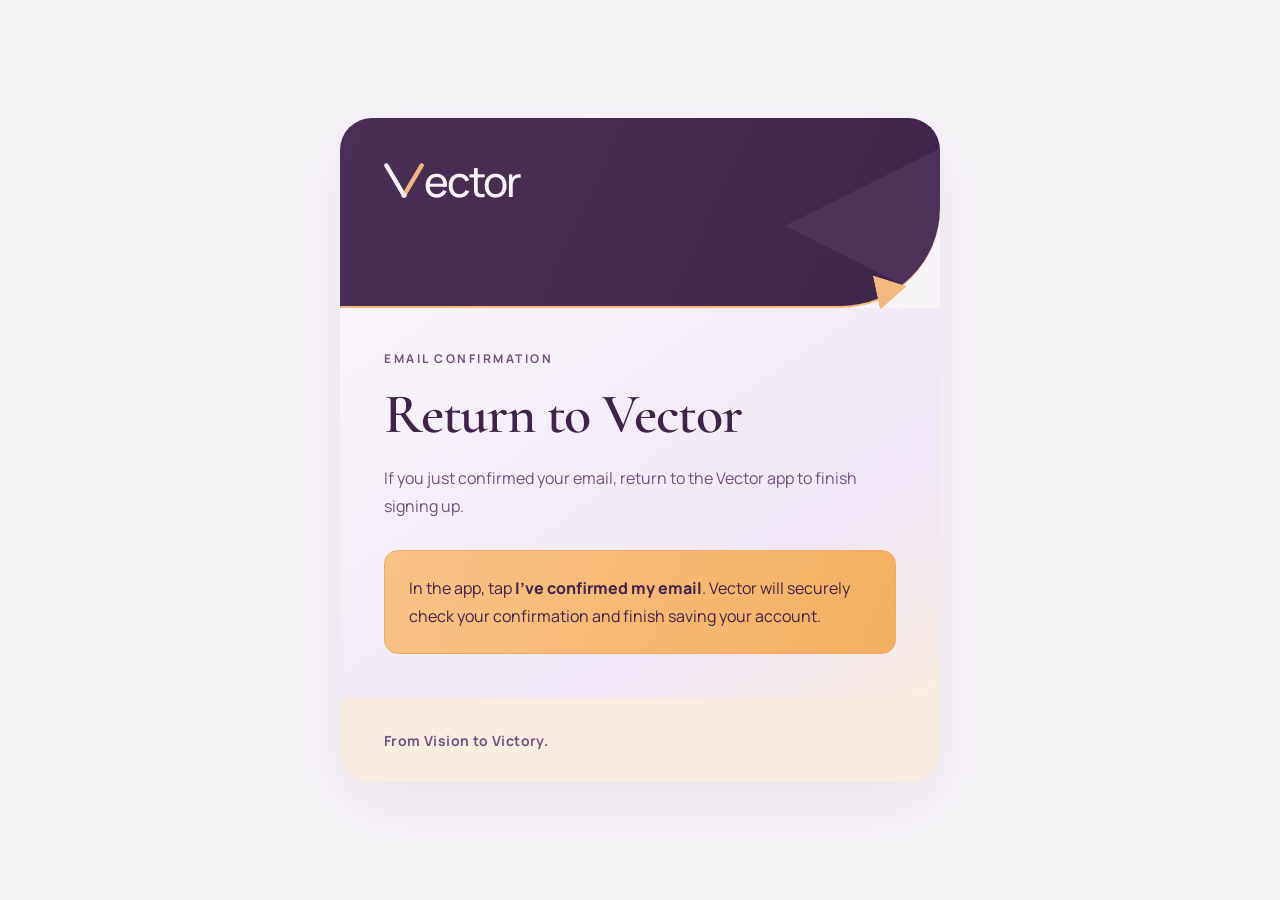
<file: auth-confirmation/index.html>
<!doctype html>
<html lang="en">
<head>
<meta charset="utf-8">
<meta name="viewport" content="width=device-width,initial-scale=1">
<meta name="referrer" content="no-referrer">
<meta name="theme-color" content="#f7f4f8">
<meta name="description" content="Return to Vector to finish confirming your email and creating your account.">
<title>Confirm your email | Vector</title>
<style>
@font-face{font-family:Manrope;src:url('./assets/Manrope.ttf') format('truetype');font-weight:200 800;font-display:swap}
@font-face{font-family:Cormorant;src:url('./assets/CormorantGaramond.ttf') format('truetype');font-weight:300 700;font-display:swap}
:root{color-scheme:light;--plum:#3f2449;--lavender:#e5d8ee;--apricot:#f2b880;--paper:#f7f4f8}
*{box-sizing:border-box}
body{margin:0;min-height:100svh;display:grid;place-items:center;padding:48px 24px;background:var(--paper);color:var(--plum);font-family:Manrope,sans-serif}
main{position:relative;isolation:isolate;overflow:hidden;width:100%;max-width:600px;background:var(--paper);border-radius:32px;box-shadow:0 24px 70px #3f244914}
header{position:relative;min-height:190px;padding:42px 44px;background:linear-gradient(115deg,#4a3054,#3f2449);border-radius:0 0 100px 0;border-bottom:2px solid var(--apricot);color:var(--paper);overflow:hidden}
header:after{content:"";position:absolute;right:-25px;top:18px;width:180px;height:180px;clip-path:polygon(100% 0,0 50%,100% 100%);background:#b298c01c;pointer-events:none}
.brand{display:inline-flex;align-items:center;position:relative;z-index:1;font-size:42px;line-height:1;font-weight:500;letter-spacing:-2px}
.mark{width:40px;height:43px;overflow:hidden;position:relative;display:inline-block}
.mark img{position:absolute;width:72px;height:72px;max-width:none;left:50%;top:50%;transform:translate(-50%,-50%)}
.content{position:relative;padding:40px 44px 44px;background:linear-gradient(145deg,#f9f6fb,#f0e6f6 70%,#f9ede2)}
.eyebrow{margin:0 0 16px;font-size:12px;letter-spacing:2.5px;font-weight:700;color:#715080}
h1{font-family:Cormorant,Georgia,serif;font-weight:600;font-size:clamp(2.5rem,7vw,3.5rem);letter-spacing:-1.2px;line-height:1.06;margin:0 0 20px;max-width:440px}
p{font-size:16px;line-height:1.75;margin:0;color:#715080}
.step{margin-top:30px;padding:23px 24px;background:linear-gradient(110deg,#f8c386,#f4af60);border-radius:14px;color:var(--plum);border:1px solid #edaa6a}
.step strong{font-weight:750}
.triangle{position:absolute;right:33px;top:-36px;width:31px;height:35px;clip-path:polygon(0 0,100% 50%,0 100%);background:var(--apricot);transform:rotate(-12deg)}
footer{display:flex;align-items:center;justify-content:flex-start;min-height:84px;padding:24px 44px;background:#f9ede2;color:#715080;font-size:14px;font-weight:700;line-height:1.5;letter-spacing:.4px;text-align:left}
@media(max-width:480px){body{padding:22px 16px}main{border-radius:24px}header{padding:32px 28px;min-height:156px}.content{padding:32px 28px}.step{padding:20px}footer{padding:24px 28px}.brand{font-size:38px}}
</style>
</head>
<body>
<main>
<header><div class="brand" aria-label="Vector"><span class="mark" aria-hidden="true"><img src="./assets/vector-mark.png" alt="" width="72" height="72"></span><span aria-hidden="true">ector</span></div></header>
<section class="content" aria-labelledby="title">
<span class="triangle" aria-hidden="true"></span>
<p class="eyebrow">EMAIL CONFIRMATION</p>
<h1 id="title">Return to Vector</h1>
<p id="message">If you just confirmed your email, return to the Vector app to finish signing up.</p>
<p class="step">In the app, tap <strong>I've confirmed my email</strong>. Vector will securely check your confirmation and finish saving your account.</p>
</section>
<footer>From Vision to Victory.</footer>
</main>
<script>
const query = new URLSearchParams(location.search);
const fragment = new URLSearchParams(location.hash.slice(1));
const failed = query.has('error') || query.has('error_code') || fragment.has('error') || fragment.has('error_code');
history.replaceState(null, '', location.pathname);
if (failed) { document.getElementById('title').textContent='This link could not be used'; document.getElementById('message').textContent='It may have expired or already been used. Return to Vector and check your confirmation first. Request another email only if the app says your email is still unconfirmed.'; }
</script></body></html>
</file>
